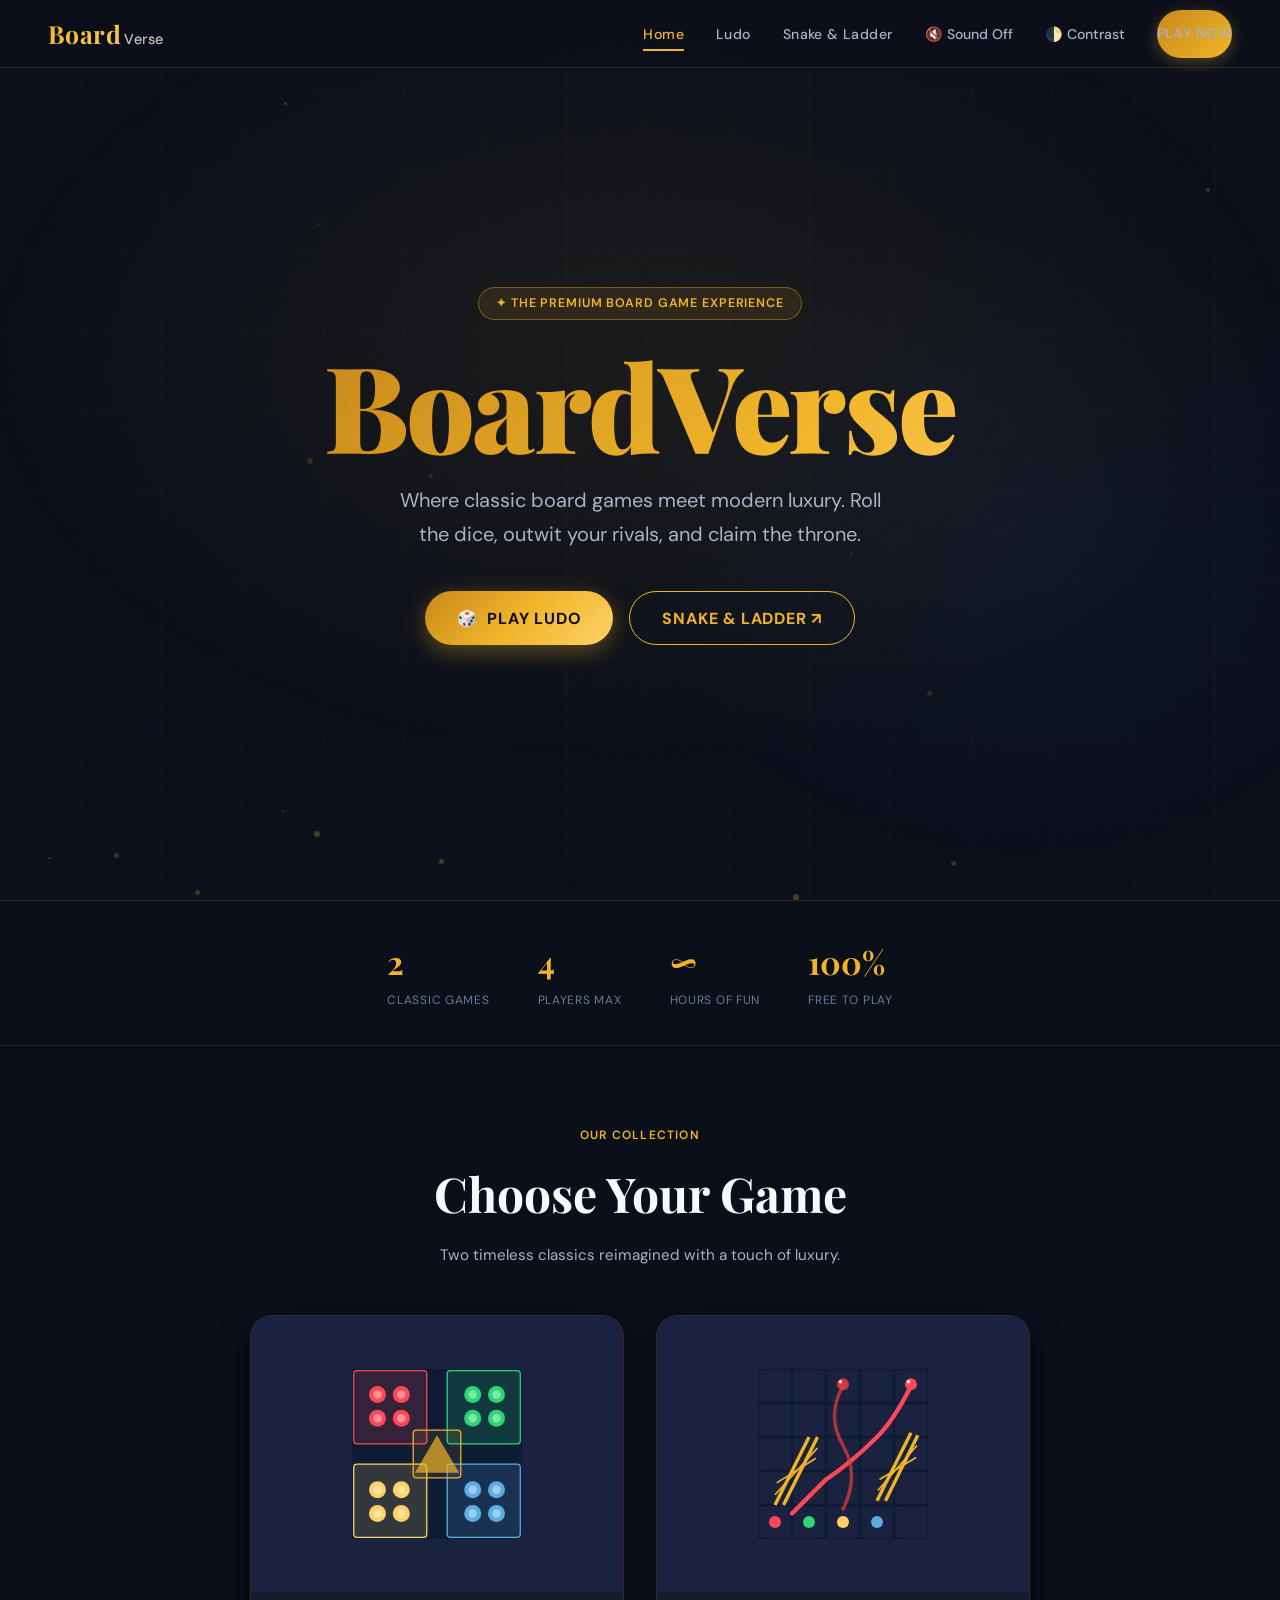
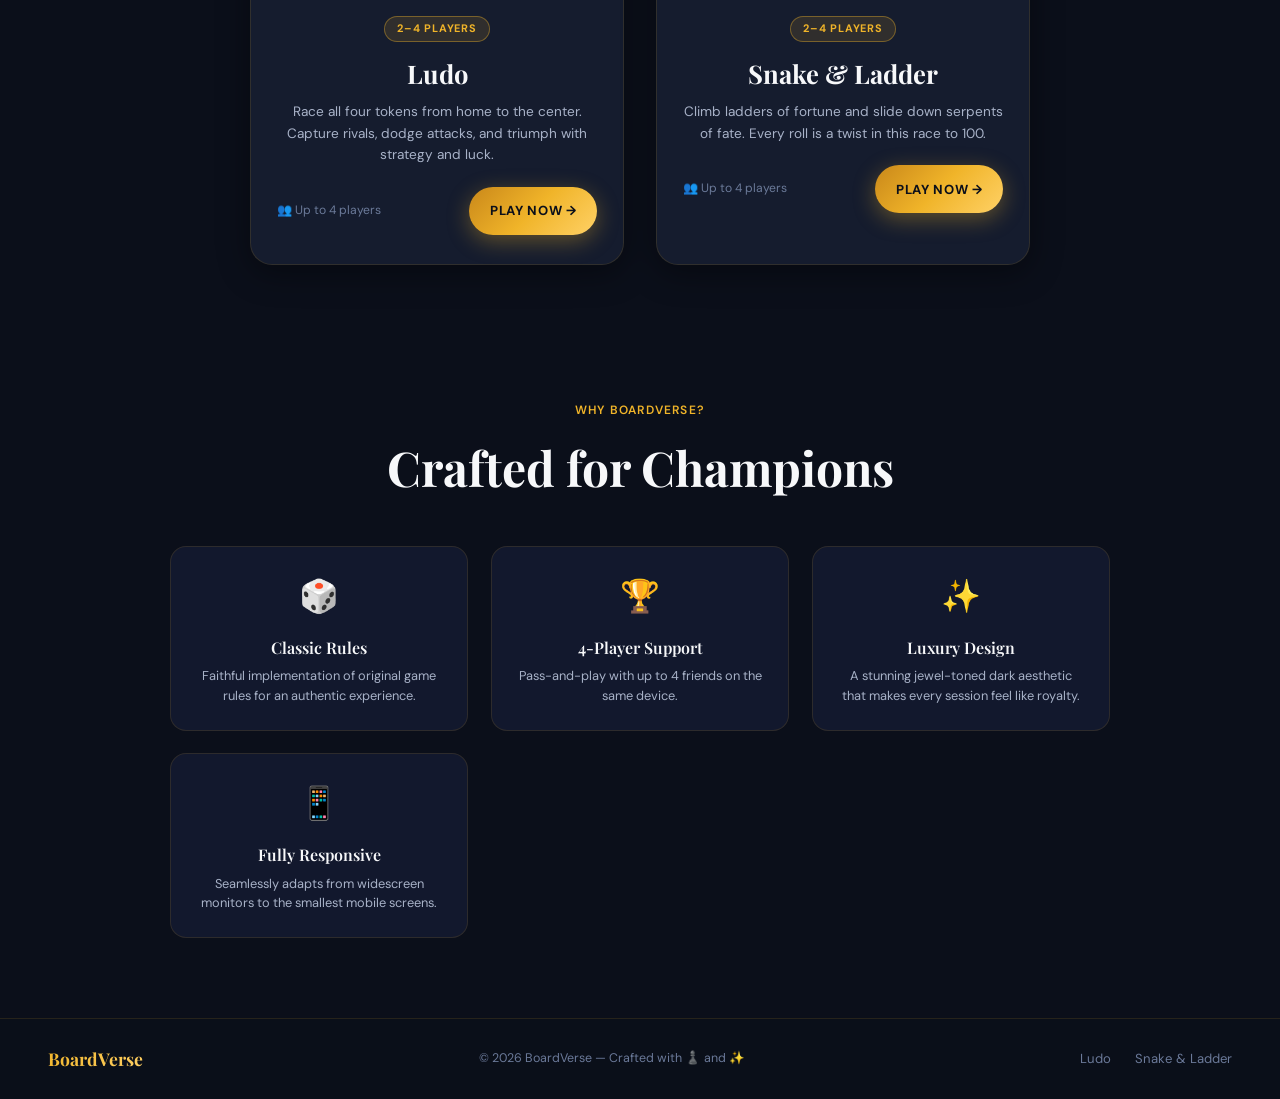
<file: index.html>
<!DOCTYPE html>
<html lang="en">
<head>
<meta charset="UTF-8"/><meta name="viewport" content="width=device-width,initial-scale=1.0"/>
<title>BoardVerse — Classic Board Games</title>
<meta name="description" content="Play Ludo and Snake & Ladder online. BoardVerse – a premium board game experience."/>
<link rel="stylesheet" href="style.css"/>
<style>
main{position:relative;z-index:1}
.hero{min-height:100vh;display:flex;flex-direction:column;align-items:center;justify-content:center;
  text-align:center;padding:5rem 1.5rem 3rem;position:relative;overflow:hidden}
.hero-bg{position:absolute;inset:0;z-index:0;
  background:radial-gradient(ellipse 80% 70% at 50% 40%,rgba(240,180,41,.07) 0%,transparent 65%),
  radial-gradient(ellipse 50% 60% at 80% 60%,rgba(49,130,206,.06) 0%,transparent 60%)}
.particle{position:absolute;border-radius:50%;background:var(--gold);animation:float linear infinite}
.hero-badge{position:relative;z-index:1;display:inline-flex;align-items:center;gap:.5rem;
  background:rgba(240,180,41,.1);border:1px solid var(--border2);border-radius:50px;
  padding:.36rem 1.1rem;font-size:.78rem;font-weight:600;color:var(--gold);letter-spacing:.07em;
  text-transform:uppercase;margin-bottom:1.5rem;animation:fadeUp .6s var(--ease) .1s both}
.hero-title{position:relative;z-index:1;font-family:var(--r);font-size:clamp(3.2rem,10vw,7.5rem);
  font-weight:900;line-height:1;letter-spacing:-.02em;margin-bottom:1.2rem;
  background:linear-gradient(135deg,var(--gold-d) 0%,var(--gold) 40%,var(--gold-l) 70%,var(--gold) 100%);
  background-size:200% auto;-webkit-background-clip:text;-webkit-text-fill-color:transparent;background-clip:text;
  animation:fadeUp .7s var(--ease) .2s both,shimmer 4s linear 1s infinite}
.hero-sub{position:relative;z-index:1;font-size:clamp(.95rem,2.5vw,1.25rem);color:var(--txt2);
  max-width:500px;margin:0 auto 2.5rem;line-height:1.7;animation:fadeUp .7s var(--ease) .35s both}
.hero-actions{position:relative;z-index:1;display:flex;gap:1rem;justify-content:center;flex-wrap:wrap;animation:fadeUp .7s var(--ease) .5s both}
.stats{position:relative;z-index:1;display:flex;justify-content:center;gap:3rem;
  padding:2.2rem 1.5rem;border-top:1px solid var(--border);border-bottom:1px solid var(--border);flex-wrap:wrap}
.stat-num{font-family:var(--r);font-size:2rem;font-weight:700;color:var(--gold)}
.stat-lbl{font-size:.75rem;color:var(--txt3);letter-spacing:.06em;text-transform:uppercase;margin-top:.2rem}
.games-section{position:relative;z-index:1;padding:5rem 1.5rem;text-align:center}
.sec-lbl{font-size:.75rem;font-weight:600;color:var(--gold);letter-spacing:.1em;text-transform:uppercase;margin-bottom:.6rem}
.sec-title{font-family:var(--r);font-size:clamp(1.8rem,5vw,3rem);font-weight:700;margin-bottom:.7rem}
.sec-sub{color:var(--txt2);font-size:.95rem;max-width:460px;margin:0 auto 3rem}
.games-grid{display:grid;grid-template-columns:repeat(auto-fit,minmax(300px,1fr));gap:2rem;max-width:780px;margin:0 auto}
.game-card{background:var(--bg-card);border:1px solid var(--border);border-radius:22px;overflow:hidden;
  transition:all .38s var(--ease);cursor:pointer;box-shadow:0 8px 32px rgba(0,0,0,.4);position:relative}
.game-card:hover{transform:translateY(-10px);border-color:var(--border2);box-shadow:0 20px 60px rgba(0,0,0,.6),0 0 40px rgba(240,180,41,.12)}
.card-prev{width:100%;aspect-ratio:1.35;display:flex;align-items:center;justify-content:center;background:var(--bg-el);overflow:hidden}
.card-body{padding:1.4rem 1.6rem 1.8rem}
.card-badge{display:inline-block;background:rgba(240,180,41,.12);border:1px solid var(--border2);
  border-radius:50px;padding:.2rem .75rem;font-size:.68rem;font-weight:700;color:var(--gold);letter-spacing:.07em;text-transform:uppercase;margin-bottom:.7rem}
.card-title{font-family:var(--r);font-size:1.6rem;font-weight:700;margin-bottom:.45rem}
.card-desc{font-size:.85rem;color:var(--txt2);line-height:1.6;margin-bottom:1.3rem}
.card-foot{display:flex;align-items:center;justify-content:space-between;gap:.75rem;flex-wrap:wrap}
.card-players{font-size:.76rem;color:var(--txt3)}
.feats{position:relative;z-index:1;padding:3.5rem 1.5rem 5rem}
.feats-grid{display:grid;grid-template-columns:repeat(auto-fit,minmax(220px,1fr));gap:1.4rem;max-width:940px;margin:2.5rem auto 0}
.feat{background:rgba(26,34,64,.5);border:1px solid var(--border);border-radius:16px;padding:1.5rem;text-align:center;transition:.28s}
.feat:hover{border-color:var(--border2);transform:translateY(-4px)}
.feat-icon{font-size:2rem;margin-bottom:.8rem}
.feat-title{font-family:var(--r);font-size:1rem;font-weight:600;margin-bottom:.35rem}
.feat-desc{font-size:.8rem;color:var(--txt2);line-height:1.55}
</style>
</head>
<body>

<nav class="navbar" id="navbar">
  <a href="index.html" class="nav-logo">Board<span style="-webkit-text-fill-color:var(--txt2);font-family:var(--s);font-size:.9rem;font-weight:400;margin-left:3px">Verse</span></a>
  <ul class="nav-links" id="navLinks">
    <li><a href="index.html" class="active">Home</a></li>
    <li><a href="ludo.html">Ludo</a></li>
    <li><a href="snakes.html">Snake &amp; Ladder</a></li>
    <li><button class="nav-links-btn sound-toggle" onclick="toggleSound()" aria-label="Toggle Sound" aria-pressed="false">🔇 Sound Off</button></li>
    <li><button class="nav-links-btn" onclick="document.body.classList.toggle('high-contrast')" aria-label="Toggle High Contrast">🌓 Contrast</button></li>
    <li><a href="ludo.html" class="nav-cta">Play Now</a></li>
  </ul>
  <div class="nav-ham" id="ham"><span></span><span></span><span></span></div>
</nav>

<main class="page-in">
  <section class="hero">
    <div class="hero-bg"></div>
    <div id="particles" style="position:absolute;inset:0;pointer-events:none;z-index:0"></div>
    <div class="hero-badge">✦ The Premium Board Game Experience</div>
    <h1 class="hero-title">BoardVerse</h1>
    <p class="hero-sub">Where classic board games meet modern luxury. Roll the dice, outwit your rivals, and claim the throne.</p>
    <div class="hero-actions">
      <a href="ludo.html" class="btn btn-gold">🎲 &nbsp;Play Ludo</a>
      <a href="snakes.html" class="btn btn-outline">Snake &amp; Ladder ↗</a>
    </div>
  </section>

  <div class="stats">
    <div class="stat"><div class="stat-num">2</div><div class="stat-lbl">Classic Games</div></div>
    <div class="stat"><div class="stat-num">4</div><div class="stat-lbl">Players Max</div></div>
    <div class="stat"><div class="stat-num">∞</div><div class="stat-lbl">Hours of Fun</div></div>
    <div class="stat"><div class="stat-num">100%</div><div class="stat-lbl">Free to Play</div></div>
  </div>

  <section class="games-section">
    <p class="sec-lbl">Our Collection</p>
    <h2 class="sec-title">Choose Your Game</h2>
    <p class="sec-sub">Two timeless classics reimagined with a touch of luxury.</p>
    <div class="games-grid">
      <div class="game-card" onclick="location.href='ludo.html'">
        <div class="card-prev">
          <svg width="170" height="170" viewBox="0 0 200 200" xmlns="http://www.w3.org/2000/svg">
            <rect width="200" height="200" fill="#0d1b35"/>
            <rect x="2" y="2" width="86" height="86" fill="#FF475728" rx="4" stroke="#FF4757" stroke-width="1.5"/>
            <rect x="112" y="2" width="86" height="86" fill="#2ED57328" rx="4" stroke="#2ED573" stroke-width="1.5"/>
            <rect x="2" y="112" width="86" height="86" fill="#FFD16628" rx="4" stroke="#FFD166" stroke-width="1.5"/>
            <rect x="112" y="112" width="86" height="86" fill="#5DADE228" rx="4" stroke="#5DADE2" stroke-width="1.5"/>
            <rect x="72" y="72" width="56" height="56" fill="#F0B42918" stroke="#F0B429" stroke-width="1.5" rx="4"/>
            <polygon points="100,78 126,122 74,122" fill="#F0B429" opacity=".7"/>
            <circle cx="30" cy="30" r="10" fill="#FF4757"/><circle cx="30" cy="30" r="5" fill="#fff" opacity=".4"/>
            <circle cx="58" cy="30" r="10" fill="#FF4757"/><circle cx="58" cy="30" r="5" fill="#fff" opacity=".4"/>
            <circle cx="30" cy="58" r="10" fill="#FF4757"/><circle cx="30" cy="58" r="5" fill="#fff" opacity=".4"/>
            <circle cx="58" cy="58" r="10" fill="#FF4757"/><circle cx="58" cy="58" r="5" fill="#fff" opacity=".4"/>
            <circle cx="142" cy="30" r="10" fill="#2ED573"/><circle cx="142" cy="30" r="5" fill="#fff" opacity=".4"/>
            <circle cx="170" cy="30" r="10" fill="#2ED573"/><circle cx="170" cy="30" r="5" fill="#fff" opacity=".4"/>
            <circle cx="142" cy="58" r="10" fill="#2ED573"/><circle cx="142" cy="58" r="5" fill="#fff" opacity=".4"/>
            <circle cx="170" cy="58" r="10" fill="#2ED573"/><circle cx="170" cy="58" r="5" fill="#fff" opacity=".4"/>
            <circle cx="30" cy="142" r="10" fill="#FFD166"/><circle cx="30" cy="142" r="5" fill="#fff" opacity=".4"/>
            <circle cx="58" cy="142" r="10" fill="#FFD166"/><circle cx="58" cy="142" r="5" fill="#fff" opacity=".4"/>
            <circle cx="30" cy="170" r="10" fill="#FFD166"/><circle cx="30" cy="170" r="5" fill="#fff" opacity=".4"/>
            <circle cx="58" cy="170" r="10" fill="#FFD166"/><circle cx="58" cy="170" r="5" fill="#fff" opacity=".4"/>
            <circle cx="142" cy="142" r="10" fill="#5DADE2"/><circle cx="142" cy="142" r="5" fill="#fff" opacity=".4"/>
            <circle cx="170" cy="142" r="10" fill="#5DADE2"/><circle cx="170" cy="142" r="5" fill="#fff" opacity=".4"/>
            <circle cx="142" cy="170" r="10" fill="#5DADE2"/><circle cx="142" cy="170" r="5" fill="#fff" opacity=".4"/>
            <circle cx="170" cy="170" r="10" fill="#5DADE2"/><circle cx="170" cy="170" r="5" fill="#fff" opacity=".4"/>
          </svg>
        </div>
        <div class="card-body">
          <span class="card-badge">2–4 Players</span>
          <h3 class="card-title">Ludo</h3>
          <p class="card-desc">Race all four tokens from home to the center. Capture rivals, dodge attacks, and triumph with strategy and luck.</p>
          <div class="card-foot">
            <span class="card-players">👥 Up to 4 players</span>
            <a href="ludo.html" class="btn btn-gold btn-sm">Play Now →</a>
          </div>
        </div>
      </div>

      <div class="game-card" onclick="location.href='snakes.html'">
        <div class="card-prev">
          <svg width="170" height="170" viewBox="0 0 200 200" xmlns="http://www.w3.org/2000/svg">
            <rect width="200" height="200" fill="#0d1b35"/>
            <g fill="#1A2240" stroke="#F0B42918" stroke-width=".5">
              <rect x="2" y="2" width="36" height="36" rx="3"/><rect x="42" y="2" width="36" height="36" rx="3"/>
              <rect x="82" y="2" width="36" height="36" rx="3"/><rect x="122" y="2" width="36" height="36" rx="3"/>
              <rect x="162" y="2" width="36" height="36" rx="3"/>
              <rect x="2" y="42" width="36" height="36" rx="3"/><rect x="42" y="42" width="36" height="36" rx="3"/>
              <rect x="82" y="42" width="36" height="36" rx="3"/><rect x="122" y="42" width="36" height="36" rx="3"/>
              <rect x="162" y="42" width="36" height="36" rx="3"/>
              <rect x="2" y="82" width="36" height="36" rx="3"/><rect x="42" y="82" width="36" height="36" rx="3"/>
              <rect x="82" y="82" width="36" height="36" rx="3"/><rect x="122" y="82" width="36" height="36" rx="3"/>
              <rect x="162" y="82" width="36" height="36" rx="3"/>
              <rect x="2" y="122" width="36" height="36" rx="3"/><rect x="42" y="122" width="36" height="36" rx="3"/>
              <rect x="82" y="122" width="36" height="36" rx="3"/><rect x="122" y="122" width="36" height="36" rx="3"/>
              <rect x="162" y="122" width="36" height="36" rx="3"/>
              <rect x="2" y="162" width="36" height="36" rx="3"/><rect x="42" y="162" width="36" height="36" rx="3"/>
              <rect x="82" y="162" width="36" height="36" rx="3"/><rect x="122" y="162" width="36" height="36" rx="3"/>
              <rect x="162" y="162" width="36" height="36" rx="3"/>
            </g>
            <path d="M180 20 Q160 60 140 80 Q110 110 80 130 Q60 150 40 170" stroke="#FF4757" stroke-width="5" fill="none" stroke-linecap="round"/>
            <path d="M100 20 Q80 55 100 90 Q120 125 100 165" stroke="#E53E3E" stroke-width="4" fill="none" stroke-linecap="round" opacity=".7"/>
            <line x1="20" y1="160" x2="60" y2="80" stroke="#F0B429" stroke-width="4"/><line x1="30" y1="160" x2="70" y2="80" stroke="#F0B429" stroke-width="4"/>
            <line x1="20" y1="148" x2="70" y2="93" stroke="#F0B429" stroke-width="2"/><line x1="22" y1="134" x2="68" y2="105" stroke="#F0B429" stroke-width="2"/>
            <line x1="140" y1="155" x2="180" y2="75" stroke="#F0B429" stroke-width="4"/><line x1="150" y1="155" x2="188" y2="78" stroke="#F0B429" stroke-width="4"/>
            <line x1="141" y1="143" x2="187" y2="90" stroke="#F0B429" stroke-width="2"/><line x1="143" y1="130" x2="186" y2="104" stroke="#F0B429" stroke-width="2"/>
            <circle cx="180" cy="18" r="7" fill="#FF4757"/><circle cx="177" cy="15" r="2" fill="#fff"/>
            <circle cx="100" cy="18" r="7" fill="#E53E3E" opacity=".85"/><circle cx="97" cy="15" r="2" fill="#fff" opacity=".85"/>
            <circle cx="20" cy="180" r="7" fill="#FF4757"/><circle cx="60" cy="180" r="7" fill="#2ED573"/>
            <circle cx="100" cy="180" r="7" fill="#FFD166"/><circle cx="140" cy="180" r="7" fill="#5DADE2"/>
          </svg>
        </div>
        <div class="card-body">
          <span class="card-badge">2–4 Players</span>
          <h3 class="card-title">Snake &amp; Ladder</h3>
          <p class="card-desc">Climb ladders of fortune and slide down serpents of fate. Every roll is a twist in this race to 100.</p>
          <div class="card-foot">
            <span class="card-players">👥 Up to 4 players</span>
            <a href="snakes.html" class="btn btn-gold btn-sm">Play Now →</a>
          </div>
        </div>
      </div>
    </div>
  </section>

  <section class="feats">
    <div style="text-align:center"><p class="sec-lbl">Why BoardVerse?</p><h2 class="sec-title">Crafted for Champions</h2></div>
    <div class="feats-grid">
      <div class="feat"><div class="feat-icon">🎲</div><div class="feat-title">Classic Rules</div><div class="feat-desc">Faithful implementation of original game rules for an authentic experience.</div></div>
      <div class="feat"><div class="feat-icon">🏆</div><div class="feat-title">4-Player Support</div><div class="feat-desc">Pass-and-play with up to 4 friends on the same device.</div></div>
      <div class="feat"><div class="feat-icon">✨</div><div class="feat-title">Luxury Design</div><div class="feat-desc">A stunning jewel-toned dark aesthetic that makes every session feel like royalty.</div></div>
      <div class="feat"><div class="feat-icon">📱</div><div class="feat-title">Fully Responsive</div><div class="feat-desc">Seamlessly adapts from widescreen monitors to the smallest mobile screens.</div></div>
    </div>
  </section>
</main>

<footer>
  <span class="f-logo">BoardVerse</span>
  <span class="f-text">© 2026 BoardVerse — Crafted with ♟️ and ✨</span>
  <nav class="f-links"><a href="ludo.html">Ludo</a><a href="snakes.html">Snake &amp; Ladder</a></nav>
</footer>

<script>
"use strict";
const nav=document.getElementById('navbar');
window.addEventListener('scroll',()=>nav.classList.toggle('scrolled',scrollY>40));
document.getElementById('ham').addEventListener('click',()=>document.getElementById('navLinks').classList.toggle('open'));
const pc=document.getElementById('particles');
for(let i=0;i<16;i++){const p=document.createElement('div');p.className='particle';const s=Math.random()*4+2;
p.style.cssText=`width:${s}px;height:${s}px;left:${Math.random()*100}%;top:${Math.random()*100}%;position:absolute;
animation-duration:${6+Math.random()*8}s;animation-delay:${Math.random()*5}s;opacity:${.08+Math.random()*.2}`;pc.appendChild(p);}

document.addEventListener('DOMContentLoaded', () => {
  const links = document.querySelectorAll('a:not([target="_blank"]):not([href^="#"])');
  links.forEach(link => {
    link.addEventListener('click', e => {
      const href = link.getAttribute('href');
      if (href && href.endsWith('.html')) {
        e.preventDefault();
        const main = document.querySelector('main');
        if (main) {
          main.classList.add('page-out');
          setTimeout(() => {
            window.location.href = href;
          }, 300);
        } else {
          window.location.href = href;
        }
      }
    });
  });
});
</script>
<script src="audio.js"></script>
</body>
</html>
</file>
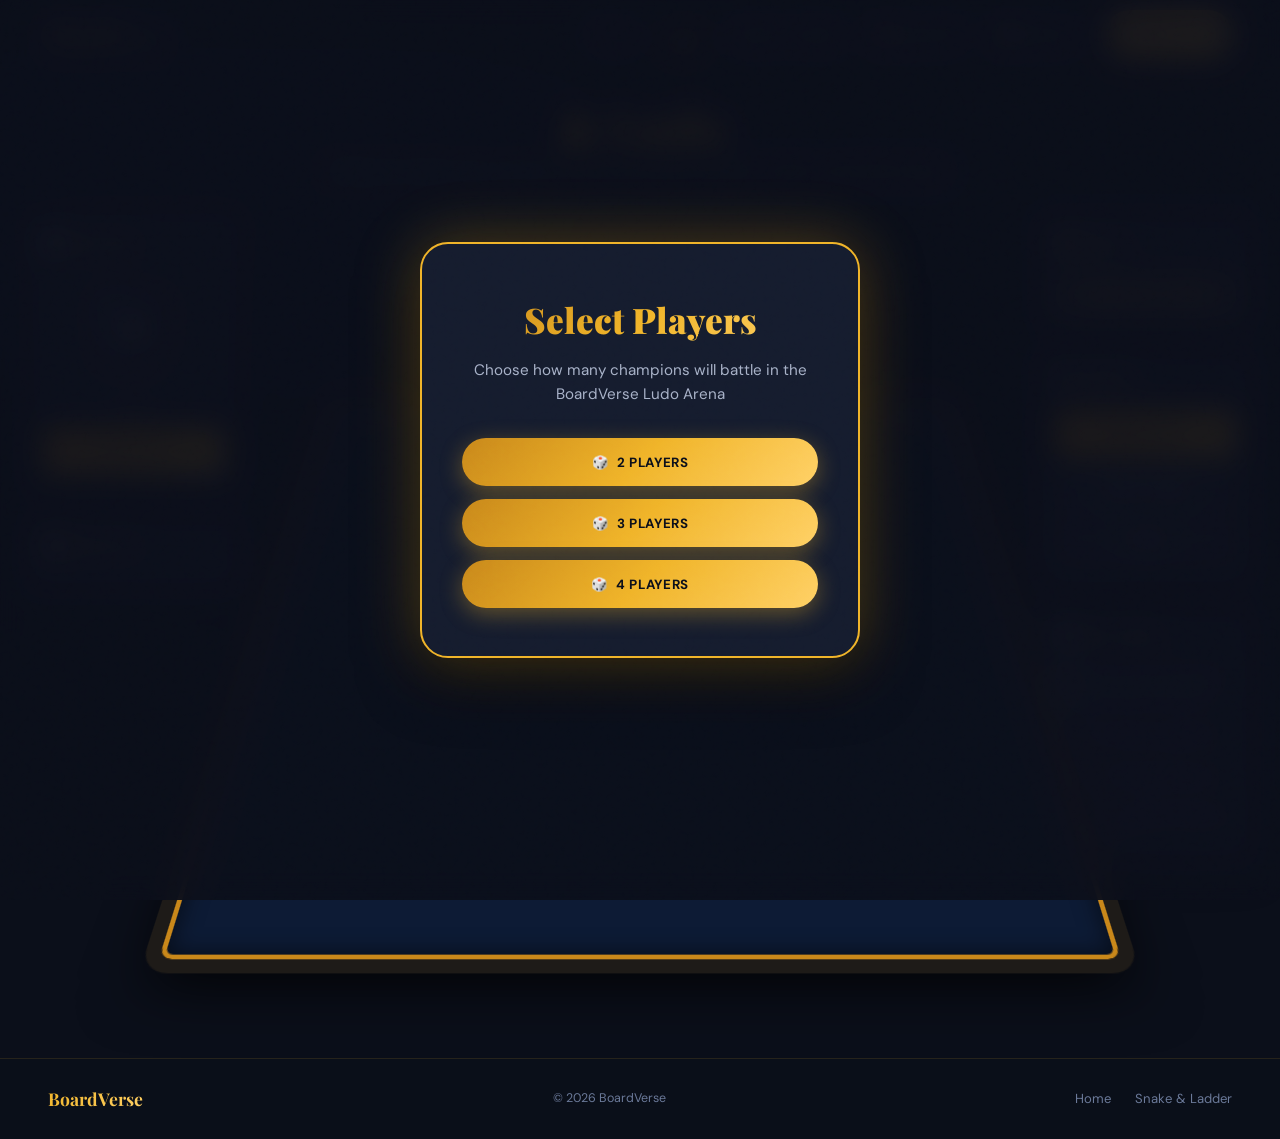
<file: ludo.html>
<!DOCTYPE html>
<html lang="en">
<head>
<meta charset="UTF-8"/><meta name="viewport" content="width=device-width,initial-scale=1.0"/>
<title>Ludo — BoardVerse</title>
<meta name="description" content="Play Ludo online with up to 4 players on BoardVerse. Classic rules, luxury design."/>
<link rel="stylesheet" href="style.css"/>
<style>
.g-sidebar{display:flex;flex-direction:column;gap:.9rem}
</style>
</head>
<body>
<div class="bg-gradients"></div>

<nav class="navbar" id="navbar">
  <a href="index.html" class="nav-logo">Board<span style="-webkit-text-fill-color:var(--txt2);font-family:var(--s);font-size:.9rem;font-weight:400;margin-left:3px">Verse</span></a>
  <ul class="nav-links" id="navLinks">
    <li><a href="index.html">Home</a></li>
    <li><a href="ludo.html" class="active">Ludo</a></li>
    <li><a href="snakes.html">Snake &amp; Ladder</a></li>
    <li><button class="nav-links-btn sound-toggle" onclick="toggleSound()" aria-label="Toggle Sound" aria-pressed="false">🔇 Sound Off</button></li>
    <li><button class="nav-links-btn" onclick="document.body.classList.toggle('high-contrast')" aria-label="Toggle High Contrast">🌓 Contrast</button></li>
    <li><a href="index.html" class="nav-cta">← Back to Home</a></li>
  </ul>
  <div class="nav-ham" id="ham"><span></span><span></span><span></span></div>
</nav>

<div class="game-page page-in">
  <div class="game-header">
    <h1>♟ Ludo</h1>
    <p>Race your tokens home. Roll a 6 to enter the board. Capture rivals to send them back!</p>
  </div>

  <div class="game-layout">
    <!-- Left sidebar -->
    <aside class="g-sidebar">
      <div class="g-panel">
        <h3>🎲 Your Turn</h3>
        <div class="ludo-dice-wrap">
          <div class="ludo-dice-container">
            <div class="ludo-dice" id="ludo-dice" onclick="rollDice()" title="Click to roll">
              <div class="face front"><div class="dot"></div></div>
              <div class="face top"><div class="dot"></div><div class="dot"></div></div>
              <div class="face right"><div class="dot"></div><div class="dot"></div><div class="dot"></div></div>
              <div class="face left">
                <div class="dot"></div><div class="dot"></div>
                <div class="dot"></div><div class="dot"></div>
              </div>
              <div class="face bottom">
                <div class="dot"></div><div class="dot"></div>
                <div class="dot"></div>
                <div class="dot"></div><div class="dot"></div>
              </div>
              <div class="face back">
                <div class="dot"></div><div class="dot"></div>
                <div class="dot"></div><div class="dot"></div>
                <div class="dot"></div><div class="dot"></div>
              </div>
            </div>
          </div>
          <div class="dice-val" id="diceVal">—</div>
          <button class="ctrl-btn ctrl-primary" id="rollBtn" onclick="rollDice()">Roll Dice</button>
        </div>
      </div>
      <div class="g-panel">
        <h3>📜 Game Log</h3>
        <div class="g-log" id="gameLog"></div>
      </div>
    </aside>

    <!-- Board -->
    <div class="ludo-board-wrap">
      <div id="ludo-board" class="ludo-board"></div>
    </div>

    <!-- Right sidebar -->
    <aside class="g-sidebar">
      <div class="g-panel">
        <h3>👑 Players</h3>
        <div id="playerCards"></div>
        <div class="status" id="statusMsg">Red's turn — Roll!</div>
      </div>
      <div class="g-panel">
        <h3>⚙ Controls</h3>
        <button class="ctrl-btn ctrl-primary" onclick="showStartScreen()">New Game</button>
        <button class="ctrl-btn ctrl-sec" onclick="initGame()">Reset Game</button>
        <a href="index.html" class="ctrl-btn ctrl-sec" style="display:block; text-align:center; box-sizing:border-box">Home</a>
      </div>
      <div class="g-panel">
        <h3>📖 How to Play</h3>
        <p style="font-size:.78rem;color:var(--txt2);line-height:1.6">
          🎲 Roll a 6 to enter the board<br>
          🏠 Move tokens around the track<br>
          ⚔️ Land on foe to send them home<br>
          ⭐ Safe squares protect your token<br>
          🏆 First to bring all 4 tokens to center wins!
        </p>
      </div>
    </aside>
  </div>
</div>

<footer>
  <span class="f-logo">BoardVerse</span>
  <span class="f-text">© 2026 BoardVerse</span>
  <nav class="f-links"><a href="index.html">Home</a><a href="snakes.html">Snake &amp; Ladder</a></nav>
</footer>

<div class="ludo-start-overlay" id="startOverlay" style="display:flex">
  <div class="ludo-start-card">
    <h2 class="ludo-start-title">Select Players</h2>
    <p class="ludo-start-sub">Choose how many champions will battle in the BoardVerse Ludo Arena</p>
    <div class="ludo-start-options">
      <button class="btn btn-gold" onclick="selectPlayers(2)">🎲 &nbsp;2 Players</button>
      <button class="btn btn-gold" onclick="selectPlayers(3)">🎲 &nbsp;3 Players</button>
      <button class="btn btn-gold" onclick="selectPlayers(4)">🎲 &nbsp;4 Players</button>
    </div>
  </div>
</div>

<div class="win-overlay" id="winOverlay" style="display:none">
  <canvas id="confetti-canvas" style="position:absolute; inset:0; pointer-events:none; z-index:2100; width:100%; height:100%"></canvas>
  <div class="win-card" style="position:relative; z-index:2200">
    <div class="win-icon">🏆</div>
    <div class="win-title" id="winTitle">Player Wins!</div>
    <div class="win-sub" id="winSub">Congratulations, Champion!</div>
    <div class="win-actions">
      <button class="btn btn-gold" onclick="initGame()">Play Again</button>
      <a href="index.html" class="btn btn-outline">Home</a>
    </div>
  </div>
</div>

<script src="audio.js"></script>
<script src="ludo.js"></script>
</body>
</html>
</file>
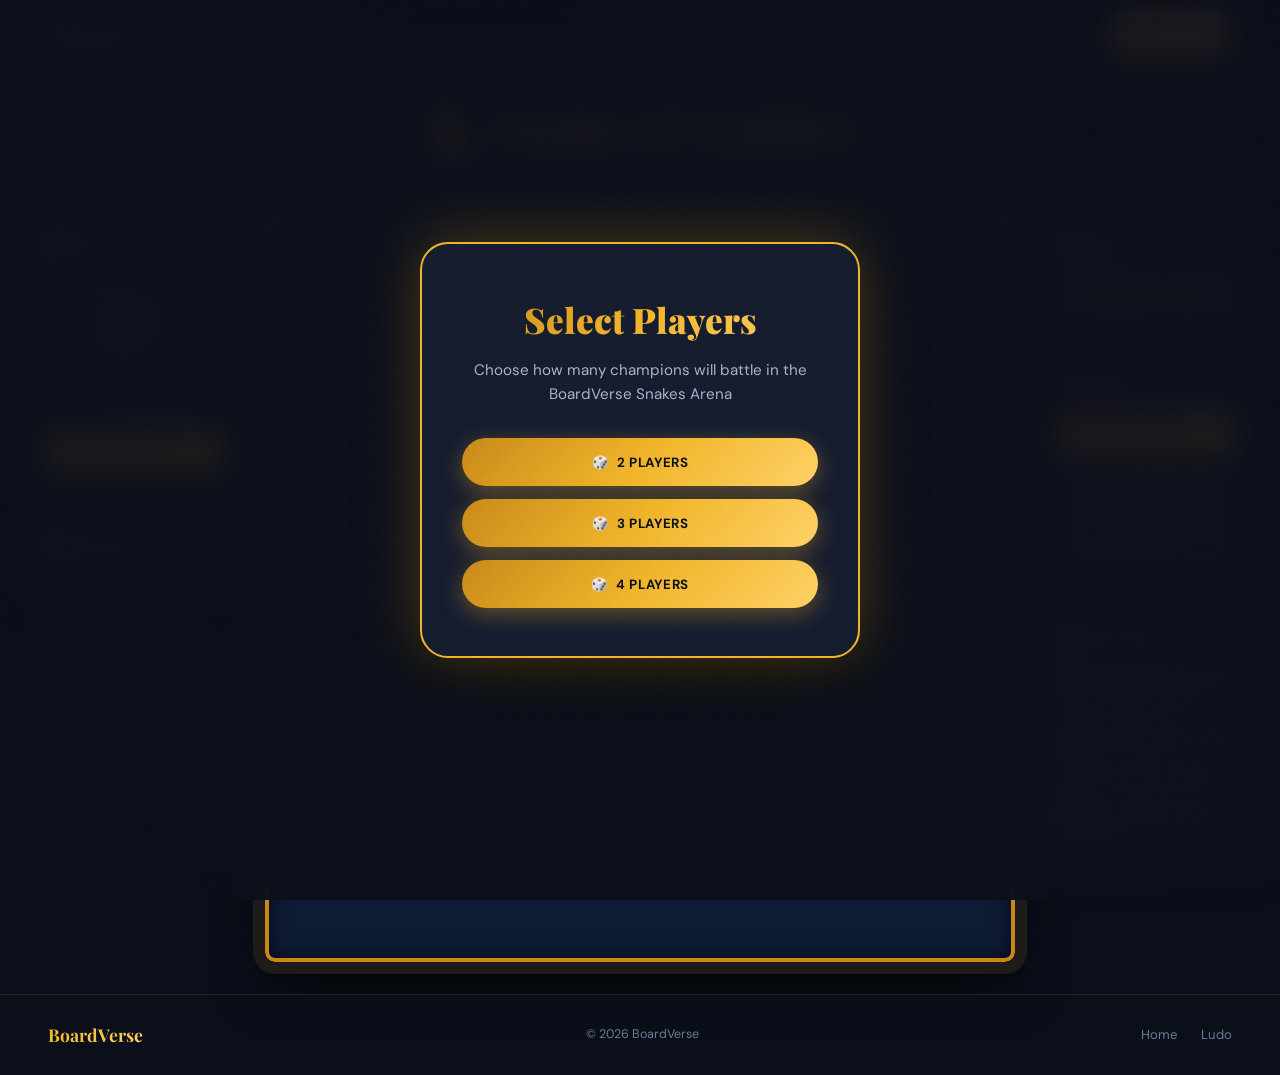
<file: snakes.html>
<!DOCTYPE html>
<html lang="en">
<head>
<meta charset="UTF-8"/><meta name="viewport" content="width=device-width,initial-scale=1.0"/>
<title>Snake &amp; Ladder — BoardVerse</title>
<meta name="description" content="Play Snake and Ladder online with up to 4 players on BoardVerse."/>
<link rel="stylesheet" href="style.css"/>
<style>
.g-sidebar{display:flex;flex-direction:column;gap:.9rem}
</style>
</head>
<body>
<div class="bg-gradients"></div>

<nav class="navbar" id="navbar">
  <a href="index.html" class="nav-logo">Board<span style="-webkit-text-fill-color:var(--txt2);font-family:var(--s);font-size:.9rem;font-weight:400;margin-left:3px">Verse</span></a>
  <ul class="nav-links" id="navLinks">
    <li><a href="index.html">Home</a></li>
    <li><a href="ludo.html">Ludo</a></li>
    <li><a href="snakes.html" class="active">Snake &amp; Ladder</a></li>
    <li><button class="nav-links-btn sound-toggle" onclick="toggleSound()" aria-label="Toggle Sound" aria-pressed="false">🔇 Sound Off</button></li>
    <li><button class="nav-links-btn" onclick="document.body.classList.toggle('high-contrast')" aria-label="Toggle High Contrast">🌓 Contrast</button></li>
    <li><a href="index.html" class="nav-cta">← Back to Home</a></li>
  </ul>
  <div class="nav-ham" id="ham"><span></span><span></span><span></span></div>
</nav>

<div class="game-page page-in">
  <div class="game-header">
    <h1>🐍 Snake &amp; Ladder</h1>
    <p>Climb the ladders of fortune. Beware the serpents of fate. Race to square 100!</p>
  </div>

  <div class="game-layout">
    <!-- Left sidebar -->
    <aside class="g-sidebar">
      <div class="g-panel">
        <h3>🎲 Roll</h3>
        <div class="ludo-dice-wrap">
          <div class="ludo-dice-container">
            <div class="ludo-dice" id="ludo-dice" onclick="rollDice()" title="Click to roll">
              <div class="face front"><div class="dot"></div></div>
              <div class="face top"><div class="dot"></div><div class="dot"></div></div>
              <div class="face right"><div class="dot"></div><div class="dot"></div><div class="dot"></div></div>
              <div class="face left">
                <div class="dot"></div><div class="dot"></div>
                <div class="dot"></div><div class="dot"></div>
              </div>
              <div class="face bottom">
                <div class="dot"></div><div class="dot"></div>
                <div class="dot"></div>
                <div class="dot"></div><div class="dot"></div>
              </div>
              <div class="face back">
                <div class="dot"></div><div class="dot"></div>
                <div class="dot"></div><div class="dot"></div>
                <div class="dot"></div><div class="dot"></div>
              </div>
            </div>
          </div>
          <div class="dice-val" id="diceVal">—</div>
          <button class="ctrl-btn ctrl-primary" id="rollBtn" onclick="rollDice()">Roll Dice</button>
        </div>
      </div>
      <div class="g-panel">
        <h3>📜 Game Log</h3>
        <div class="g-log" id="gameLog"></div>
      </div>
    </aside>

    <!-- Board -->
    <div class="snakes-board-wrap">
      <div class="snakes-board-container">
        <div class="snakes-popup" id="snakesPopup" style="display:none">
          <span id="popupEmoji">🐍</span>
          <span id="popupText">Oh no! Slid down!</span>
        </div>
        <div id="snakes-board" class="snakes-board"></div>
        <svg id="snakes-svg" viewBox="0 0 1000 1000" class="snakes-svg" xmlns="http://www.w3.org/2000/svg"></svg>
      </div>
    </div>

    <!-- Right sidebar -->
    <aside class="g-sidebar">
      <div class="g-panel">
        <h3>👑 Players</h3>
        <div id="playerCards"></div>
        <div class="status" id="statusMsg">Red's turn — Roll!</div>
      </div>
      <div class="g-panel">
        <h3>⚙ Controls</h3>
        <button class="ctrl-btn ctrl-primary" onclick="showStartScreen()">New Game</button>
        <button class="ctrl-btn ctrl-sec" onclick="initGame()">Reset Game</button>
        <a href="index.html" class="ctrl-btn ctrl-sec" style="display:block; text-align:center; box-sizing:border-box">Home</a>
      </div>
      <div class="g-panel">
        <h3>📖 How to Play</h3>
        <p style="font-size:.78rem;color:var(--txt2);line-height:1.6">
          🎲 Roll and advance your token<br>
          🪜 Land on ladder base — climb up!<br>
          🐍 Land on snake head — slide down!<br>
          🏆 First to reach exactly 100 wins!<br>
          ↩️ Overshoot? Bounce back from 100!
        </p>
      </div>
    </aside>
  </div>
</div>

<footer>
  <span class="f-logo">BoardVerse</span>
  <span class="f-text">© 2026 BoardVerse</span>
  <nav class="f-links"><a href="index.html">Home</a><a href="ludo.html">Ludo</a></nav>
</footer>

<div class="ludo-start-overlay" id="startOverlay" style="display:flex">
  <div class="ludo-start-card">
    <h2 class="ludo-start-title">Select Players</h2>
    <p class="ludo-start-sub">Choose how many champions will battle in the BoardVerse Snakes Arena</p>
    <div class="ludo-start-options">
      <button class="btn btn-gold" onclick="selectPlayers(2)">🎲 &nbsp;2 Players</button>
      <button class="btn btn-gold" onclick="selectPlayers(3)">🎲 &nbsp;3 Players</button>
      <button class="btn btn-gold" onclick="selectPlayers(4)">🎲 &nbsp;4 Players</button>
    </div>
  </div>
</div>

<div class="win-overlay" id="winOverlay" style="display:none">
  <canvas id="confetti-canvas" style="position:absolute; inset:0; pointer-events:none; z-index:2100; width:100%; height:100%"></canvas>
  <div class="win-card" style="position:relative; z-index:2200">
    <div class="win-icon">🏆</div>
    <div class="win-title" id="winTitle">Player Wins!</div>
    <div class="win-sub" id="winSub">Congratulations, Champion!</div>
    <div class="win-actions">
      <button class="btn btn-gold" onclick="initGame()">Play Again</button>
      <a href="index.html" class="btn btn-outline">Home</a>
    </div>
  </div>
</div>

<script src="audio.js"></script>
<script src="snakes.js"></script>
</body>
</html>
</file>
<file: style.css>
@import url('https://fonts.googleapis.com/css2?family=Playfair+Display:wght@400;600;700;900&family=DM+Sans:wght@300;400;500;600;700&display=swap');

:root {
  --bg: #0B0F1A;
  --bg2: #111827;
  --bg-card: #151C2E;
  --bg-el: #1A2240;
  --gold: #F0B429;
  --gold-l: #FFD166;
  --gold-d: #C9881A;
  --gold-glow: rgba(240,180,41,0.18);
  --p-red: #FF4757;
  --p-green: #2ED573;
  --p-yellow: #FFD166;
  --p-blue: #5DADE2;
  --txt: #F7F8FA;
  --txt2: #A8B2C8;
  --txt3: #6B7A99;
  --border: rgba(240,180,41,0.12);
  --border2: rgba(240,180,41,0.38);
  --shadow: 0 8px 32px rgba(0,0,0,0.5);
  --r: 'Playfair Display',serif;
  --s: 'DM Sans',sans-serif;
  --ease: cubic-bezier(0.4,0,0.2,1);
}

*,*::before,*::after{box-sizing:border-box;margin:0;padding:0}
html{scroll-behavior:smooth}
body{font-family:var(--s);background:var(--bg);color:var(--txt);overflow-x:hidden;min-height:100vh;line-height:1.6}

/* Velvet grid texture */
body::before{content:'';position:fixed;inset:0;pointer-events:none;z-index:0;
  background-image:repeating-linear-gradient(90deg,transparent,transparent 80px,rgba(240,180,41,0.018) 80px,rgba(240,180,41,0.018) 81px),
  repeating-linear-gradient(0deg,transparent,transparent 80px,rgba(240,180,41,0.018) 80px,rgba(240,180,41,0.018) 81px)}
body::after{content:'';position:fixed;inset:0;pointer-events:none;z-index:9999;
  background-image:url('data:image/svg+xml;utf8,<svg viewBox="0 0 200 200" xmlns="http://www.w3.org/2000/svg"><filter id="noiseFilter"><feTurbulence type="fractalNoise" baseFrequency="0.8" numOctaves="3" stitchTiles="stitch"/></filter><rect width="100%" height="100%" filter="url(%23noiseFilter)"/></svg>');
  opacity:0.04;mix-blend-mode:overlay}

/* Background Gradients */
.bg-gradients {position:fixed;inset:0;pointer-events:none;z-index:0;
  background:radial-gradient(ellipse 60% 50% at 15% 20%,rgba(49,130,206,0.07) 0%,transparent 60%),
  radial-gradient(ellipse 50% 40% at 85% 80%,rgba(56,161,105,0.06) 0%,transparent 60%)}

a{text-decoration:none;color:inherit}
ul{list-style:none}
button{cursor:pointer;border:none;background:none;font-family:var(--s)}
::-webkit-scrollbar{width:5px}::-webkit-scrollbar-track{background:var(--bg2)}::-webkit-scrollbar-thumb{background:var(--gold-d);border-radius:3px}

/* NAVBAR */
.navbar{position:fixed;top:0;left:0;right:0;z-index:1000;height:68px;display:flex;align-items:center;justify-content:space-between;
  padding:0 clamp(1rem,4vw,3rem);background:rgba(11,15,26,0.82);backdrop-filter:blur(18px);
  border-bottom:1px solid var(--border);transition:all 0.3s var(--ease)}
.navbar.scrolled{background:rgba(11,15,26,0.97);box-shadow:0 2px 24px rgba(0,0,0,0.5)}
.nav-logo{font-family:var(--r);font-size:1.55rem;font-weight:700;
  background:linear-gradient(135deg,var(--gold),var(--gold-l));-webkit-background-clip:text;-webkit-text-fill-color:transparent;background-clip:text;letter-spacing:.02em}
.nav-links{display:flex;align-items:center;gap:2rem}
.nav-links a{font-size:.88rem;font-weight:500;color:var(--txt2);transition:.2s;position:relative;letter-spacing:.03em;padding:.5rem 0}
.nav-links a::after{content:'';position:absolute;bottom:0;left:0;width:0;height:2px;background:var(--gold);transition:.2s}
.nav-links a:hover,.nav-links a.active{color:var(--gold)}
.nav-links a:hover::after,.nav-links a.active::after{width:100%}
.nav-links-btn{background:transparent;border:none;color:var(--txt2);font-family:var(--s);font-size:.88rem;font-weight:500;cursor:pointer;transition:.2s;padding:.5rem 0}
.nav-links-btn:hover{color:var(--gold)}
.nav-cta{background:linear-gradient(135deg,var(--gold-d),var(--gold));color:var(--bg);font-weight:700;font-size:.82rem;
  padding:.45rem 1.2rem;border-radius:50px;letter-spacing:.05em;text-transform:uppercase;
  transition:.2s;box-shadow:0 4px 15px rgba(240,180,41,0.3);min-height:48px;display:flex;align-items:center}
.nav-cta:hover{transform:translateY(-2px);box-shadow:0 6px 25px rgba(240,180,41,0.5);color:var(--bg) !important}
.nav-cta::after{display:none !important}
.nav-ham{display:none;flex-direction:column;gap:5px;cursor:pointer;padding:8px}
.nav-ham span{display:block;width:23px;height:2px;background:var(--gold);border-radius:2px;transition:.2s}

/* BUTTONS */
.btn{display:inline-flex;align-items:center;justify-content:center;gap:.5rem;font-family:var(--s);font-weight:700;letter-spacing:.05em;text-transform:uppercase;
  padding:.82rem 2rem;border-radius:50px;border:none;cursor:pointer;transition:all .32s var(--ease);position:relative;overflow:hidden;min-height:48px}
.btn-gold{background:linear-gradient(135deg,var(--gold-d),var(--gold),var(--gold-l));color:var(--bg);box-shadow:0 6px 22px rgba(240,180,41,0.35)}
.btn-gold:hover{transform:translateY(-3px);box-shadow:0 10px 36px rgba(240,180,41,0.5)}
.btn-outline{background:transparent;color:var(--gold);border:1.5px solid var(--gold)}
.btn-outline:hover{background:var(--gold-glow);transform:translateY(-2px)}
.btn-sm{padding:.55rem 1.3rem;font-size:.82rem}

/* ANIMATIONS */
@keyframes fadeUp{from{opacity:0;transform:translateY(28px)}to{opacity:1;transform:translateY(0)}}
@keyframes fadeIn{from{opacity:0}to{opacity:1}}
@keyframes float{0%,100%{transform:translateY(0)}50%{transform:translateY(-10px)}}
@keyframes spinDice{0%{transform:rotate(0)scale(1)}25%{transform:rotate(-20deg)scale(1.12)}75%{transform:rotate(12deg)scale(.96)}100%{transform:rotate(0)scale(1)}}
@keyframes pulseGold{0%,100%{box-shadow:0 0 0 0 rgba(240,180,41,.4)}50%{box-shadow:0 0 0 8px rgba(240,180,41,0)}}
@keyframes bounce{0%,100%{transform:translateY(0)}50%{transform:translateY(-8px)}}
@keyframes shimmer{0%{background-position:-200% center}100%{background-position:200% center}}
@keyframes titleGlow{0%,100%{text-shadow:0 0 40px rgba(240,180,41,0.3)}50%{text-shadow:0 0 80px rgba(240,180,41,0.7),0 0 120px rgba(240,180,41,0.3)}}
.page-in{animation:fadeUp .55s var(--ease) both}

/* FOOTER */
footer{position:relative;z-index:1;border-top:1px solid var(--border);
  padding:1.6rem clamp(1rem,4vw,3rem);display:flex;align-items:center;justify-content:space-between;
  gap:1rem;flex-wrap:wrap;background:rgba(11,15,26,0.6)}
.f-logo{font-family:var(--r);font-size:1.1rem;font-weight:700;
  background:linear-gradient(135deg,var(--gold),var(--gold-l));-webkit-background-clip:text;-webkit-text-fill-color:transparent;background-clip:text}
.f-text{font-size:.78rem;color:var(--txt3)}
.f-links{display:flex;gap:1.5rem}
.f-links a{font-size:.82rem;color:var(--txt3);transition:.2s}
.f-links a:hover{color:var(--gold)}

/* GAME SHARED */
.game-page{min-height:100vh;padding-top:68px;position:relative;z-index:1}
.game-header{text-align:center;padding:2rem 1rem 1rem}
.game-header h1{font-family:var(--r);font-size:clamp(1.8rem,4vw,3rem);font-weight:900;
  background:linear-gradient(135deg,var(--gold-d),var(--gold),var(--gold-l));
  -webkit-background-clip:text;-webkit-text-fill-color:transparent;background-clip:text;line-height:1.1;margin-bottom:.4rem}
.game-header p{color:var(--txt2);font-size:.95rem}
.game-layout{display:grid;grid-template-columns:220px auto 220px;gap:1.2rem;
  padding:.8rem clamp(.5rem,2vw,1.5rem) 2rem;max-width:1380px;margin:0 auto;align-items:start}
.g-panel{background:var(--bg-card);border:1px solid var(--border);border-radius:14px;padding:1.1rem;box-shadow:var(--shadow)}
.g-panel h3{font-family:var(--r);font-size:.92rem;color:var(--gold);margin-bottom:.7rem;letter-spacing:.03em;
  border-bottom:1px solid var(--border);padding-bottom:.45rem}
.dice-wrap{display:flex;flex-direction:column;align-items:center;gap:.9rem}
.dice{width:76px;height:76px;background:linear-gradient(145deg,#1e2a45,#121929);
  border:2px solid var(--border2);border-radius:14px;display:flex;align-items:center;justify-content:center;
  font-size:2.4rem;cursor:pointer;transition:.2s;box-shadow:0 4px 18px rgba(0,0,0,.5);user-select:none;min-height:48px;min-width:48px}
.dice:hover{transform:scale(1.06);border-color:var(--gold);box-shadow:0 6px 28px rgba(240,180,41,.3)}
.dice.rolling{animation:spinDice .6s var(--ease)}
.dice-val{font-family:var(--r);font-size:1.6rem;font-weight:700;color:var(--gold)}
.p-card{display:flex;align-items:center;gap:.65rem;padding:.6rem .8rem;border-radius:8px;
  background:rgba(255,255,255,.03);border:1px solid transparent;transition:.2s;margin-bottom:.4rem}
.p-card.active{border-color:var(--gold);background:var(--gold-glow);animation:pulseGold 2s infinite}
.p-card.active.active-r{border-color:var(--p-red) !important;background:rgba(255,71,87,0.12) !important;box-shadow:0 0 16px rgba(255,71,87,0.2)}
.p-card.active.active-g{border-color:var(--p-green) !important;background:rgba(46,213,115,0.12) !important;box-shadow:0 0 16px rgba(46,213,115,0.2)}
.p-card.active.active-b{border-color:var(--p-blue) !important;background:rgba(93,173,226,0.12) !important;box-shadow:0 0 16px rgba(93,173,226,0.2)}
.p-card.active.active-y{border-color:var(--p-yellow) !important;background:rgba(255,209,102,0.12) !important;box-shadow:0 0 16px rgba(255,209,102,0.2)}
.p-dot{width:13px;height:13px;border-radius:50%;flex-shrink:0}
.p-name{font-size:.82rem;font-weight:600;flex:1}
.p-pos{font-size:.72rem;color:var(--txt3)}
.g-log{max-height:170px;overflow-y:auto;display:flex;flex-direction:column;gap:.2rem}
.log-item{font-size:.76rem;color:var(--txt2);padding:.28rem 0;border-bottom:1px solid rgba(255,255,255,.04);animation:fadeIn .3s}
.log-item b{font-weight:700}
.status{text-align:center;padding:.55rem;background:var(--gold-glow);border:1px solid var(--border2);
  border-radius:8px;font-size:.85rem;font-weight:600;color:var(--gold);letter-spacing:.03em}
.ctrl-btn{width:100%;padding:.6rem 1rem;border-radius:8px;font-size:.82rem;font-weight:600;letter-spacing:.04em;
  text-transform:uppercase;transition:.2s;margin-bottom:.4rem;min-height:48px;display:flex;align-items:center;justify-content:center}
.ctrl-primary{background:linear-gradient(135deg,var(--gold-d),var(--gold));color:var(--bg)}
.ctrl-primary:hover{transform:translateY(-2px);box-shadow:0 4px 18px rgba(240,180,41,.4)}
.ctrl-sec{background:rgba(255,255,255,.06);color:var(--txt2);border:1px solid var(--border)}
.ctrl-sec:hover{background:rgba(255,255,255,.1);color:var(--txt)}
.ctrl-sec.active{background:var(--gold-glow);border-color:var(--gold);color:var(--gold);box-shadow:0 0 8px var(--gold-glow)}
/* Board Outer Wood Frames */
#ludo-board, #sl-canvas {
  border: 4px solid #C9881A !important;
  outline: 12px solid #1E1B18 !important;
  box-shadow: 0 20px 50px rgba(0,0,0,0.85), inset 0 0 20px rgba(0,0,0,0.6) !important;
}
/* Ludo Yard Slots & Custom Colors */
.cell.yard-slot {
  background: rgba(11, 15, 26, 0.6) !important;
  border: 1.5px dashed rgba(240, 180, 41, 0.35) !important;
  border-radius: 50%;
  box-shadow: inset 0 3px 10px rgba(0,0,0,0.85) !important;
}
.cell.home-r, .cell.home-g, .cell.home-y, .cell.home-b {
  border: none !important;
}
/* Center Finish Triangles */
.cell.center-r { background: radial-gradient(circle at 100% 50%, rgba(255,71,87,0.3) 0%, rgba(255,71,87,0.1) 100%) !important; border-left: 2px solid var(--gold) !important; }
.cell.center-g { background: radial-gradient(circle at 50% 100%, rgba(46,213,115,0.3) 0%, rgba(46,213,115,0.1) 100%) !important; border-top: 2px solid var(--gold) !important; }
.cell.center-b { background: radial-gradient(circle at 0% 50%, rgba(93,173,226,0.3) 0%, rgba(93,173,226,0.1) 100%) !important; border-right: 2px solid var(--gold) !important; }
.cell.center-y { background: radial-gradient(circle at 50% 0%, rgba(255,209,102,0.3) 0%, rgba(255,209,102,0.1) 100%) !important; border-bottom: 2px solid var(--gold) !important; }
.cell.center-mid { background: #0B0F1A !important; border: 1.5px solid var(--gold) !important; border-radius: 4px; display:flex; align-items:center; justify-content:center; }
.cell.center-mid::after { content: '👑'; font-size: 1.1rem; filter: drop-shadow(0 0 4px var(--gold)); }
.cell.center-corner { background: #0B0F1A !important; border: 1px solid rgba(240, 180, 41, 0.1) !important; }
/* Page transition slide out */
@keyframes fadeDown{from{opacity:1;transform:translateY(0)}to{opacity:0;transform:translateY(24px)}}
.page-out{animation:fadeDown .3s var(--ease) both}
.win-overlay{position:fixed;inset:0;background:rgba(11,15,26,0.93);display:flex;align-items:center;justify-content:center;
  z-index:2000;backdrop-filter:blur(14px);animation:fadeIn .4s}
.win-card{background:var(--bg-card);border:2px solid var(--gold);border-radius:28px;padding:3rem 2.5rem;text-align:center;
  box-shadow:0 0 60px rgba(240,180,41,.3),0 20px 60px rgba(0,0,0,.7);max-width:400px;width:90%;animation:fadeUp .5s var(--ease) both}
.win-icon{font-size:5rem;margin-bottom:1rem;animation:bounce 1s ease infinite}
.win-title{font-family:var(--r);font-size:2rem;font-weight:900;
  background:linear-gradient(135deg,var(--gold-d),var(--gold),var(--gold-l));
  -webkit-background-clip:text;-webkit-text-fill-color:transparent;background-clip:text;margin-bottom:.4rem}
.win-sub{font-size:1rem;color:var(--txt2);margin-bottom:1.8rem}
.win-actions{display:flex;gap:.75rem;justify-content:center;flex-wrap:wrap}

@media(max-width:920px){
  .game-layout{grid-template-columns:1fr;grid-template-areas:"board" "left" "right"}
  .game-layout>.g-sidebar:first-child{grid-area:left;order:2}
  .game-layout>.board-wrap{grid-area:board;order:1}
  .game-layout>.g-sidebar:last-child{grid-area:right;order:3}
}
@media(max-width:600px){
  .nav-links{display:none}.nav-ham{display:flex}
  .nav-links.open{display:flex;flex-direction:column;position:fixed;top:68px;left:0;right:0;
    background:rgba(11,15,26,.98);padding:1.5rem;gap:1.2rem;border-bottom:1px solid var(--border);z-index:999}
  .f-links{display:none}
}

/* LUDO PREFIXED BOARD DESIGN */
.ludo-board-wrap {
  display: flex;
  align-items: center;
  justify-content: center;
  animation: fadeUp .8s var(--ease) both;
  perspective: 1200px;
  padding: 2rem 0;
}
.ludo-board {
  position: relative;
  display: grid;
  grid-template-columns: repeat(15, 1fr);
  grid-template-rows: repeat(15, 1fr);
  border: 4px solid #C9881A !important;
  border-radius: 10px;
  background: #0d1b35;
  width: 100%;
  max-width: 750px;
  aspect-ratio: 1 / 1;
  transform-style: preserve-3d;
  transform: rotateX(45deg) rotateZ(0deg);
  box-shadow: 
    0 0 0 12px #1E1B18,
    0 15px 0 12px #0f0d0b,
    0 35px 50px 15px rgba(0,0,0,0.8), 
    inset 0 0 20px rgba(0,0,0,0.6) !important;
}
.ludo-cell {
  display: flex;
  align-items: center;
  justify-content: center;
  position: relative;
  border: 1px solid rgba(255, 255, 255, 0.05);
  box-shadow: inset 0 0 10px rgba(0,0,0,0.3);
  transition: .2s;
}
.ludo-cell.ludo-safe {
  background: rgba(255, 255, 255, 0.06);
}
.ludo-cell.ludo-safe::after {
  content: '';
  position: absolute;
  width: 50%;
  height: 50%;
  background-image: url('data:image/svg+xml;utf8,<svg viewBox="0 0 24 24" xmlns="http://www.w3.org/2000/svg"><path d="M12 2l3.09 6.26L22 9.27l-5 4.87 1.18 6.88L12 17.77l-6.18 3.25L7 14.14 2 9.27l6.91-1.01L12 2z" fill="%23FFD166" filter="drop-shadow(0 0 2px rgba(255,209,102,0.8))"/></svg>');
  background-size: contain;
  background-repeat: no-repeat;
  background-position: center;
  opacity: 0.8;
}
/* Home base zones */
.ludo-cell.ludo-home-r { background: rgba(255, 71, 87, 0.12); border: none !important; }
.ludo-cell.ludo-home-g { background: rgba(46, 213, 115, 0.12); border: none !important; }
.ludo-cell.ludo-home-y { background: rgba(255, 209, 102, 0.12); border: none !important; }
.ludo-cell.ludo-home-b { background: rgba(93, 173, 226, 0.12); border: none !important; }

/* Yard slots starting circles */
.ludo-cell.ludo-yard-slot {
  background: rgba(11, 15, 26, 0.6) !important;
  border: 1.5px dashed rgba(240, 180, 41, 0.35) !important;
  border-radius: 50%;
  box-shadow: inset 0 3px 10px rgba(0,0,0,0.85) !important;
}

/* Home stretch paths leading to center */
.ludo-cell.ludo-path-r { background: rgba(255, 71, 87, 0.22); }
.ludo-cell.ludo-path-g { background: rgba(46, 213, 115, 0.22); }
.ludo-cell.ludo-path-y { background: rgba(255, 209, 102, 0.22); }
.ludo-cell.ludo-path-b { background: rgba(93, 173, 226, 0.22); }

/* Center finish triangles */
.ludo-cell.ludo-center-r { background: radial-gradient(circle at 100% 50%, rgba(255,71,87,0.3) 0%, rgba(255,71,87,0.1) 100%) !important; border-left: 2px solid var(--gold) !important; }
.ludo-cell.ludo-center-g { background: radial-gradient(circle at 50% 100%, rgba(46,213,115,0.3) 0%, rgba(46,213,115,0.1) 100%) !important; border-top: 2px solid var(--gold) !important; }
.ludo-cell.ludo-center-y { background: radial-gradient(circle at 0% 50%, rgba(255,209,102,0.3) 0%, rgba(255,209,102,0.1) 100%) !important; border-right: 2px solid var(--gold) !important; }
.ludo-cell.ludo-center-b { background: radial-gradient(circle at 50% 0%, rgba(93,173,226,0.3) 0%, rgba(93,173,226,0.1) 100%) !important; border-bottom: 2px solid var(--gold) !important; }
.ludo-cell.ludo-center-mid { background: #0B0F1A !important; border: 1.5px solid var(--gold) !important; border-radius: 4px; display: flex; align-items: center; justify-content: center; }
.ludo-cell.ludo-center-mid::after {
  content: '';
  width: 65%;
  height: 65%;
  background-image: url('data:image/svg+xml;utf8,<svg viewBox="0 0 24 24" xmlns="http://www.w3.org/2000/svg"><path d="M3 16l-3-10 7.1 4.4L12 2l4.9 8.4L24 6l-3 10H3zm0 2h18v4H3v-4z" fill="%23F0B429" filter="drop-shadow(0 2px 4px rgba(240,180,41,0.6))"/></svg>');
  background-size: contain;
  background-repeat: no-repeat;
  background-position: center;
}
.ludo-cell.ludo-center-corner { background: #0B0F1A !important; border: 1px solid rgba(240, 180, 41, 0.1) !important; }

/* Ludo player tokens */
.ludo-token {
  width: 68%;
  height: 68%;
  border-radius: 50%;
  border: none;
  display: flex;
  align-items: center;
  justify-content: center;
  font-size: .62em;
  font-weight: 800;
  cursor: pointer;
  transition: all .3s cubic-bezier(0.34, 1.56, 0.64, 1);
  position: absolute;
  z-index: 2;
  box-shadow: 
    inset -4px -4px 8px rgba(0,0,0,0.6), 
    inset 2px 2px 6px rgba(255,255,255,0.8);
  color: #fff;
  text-shadow: 0 1px 3px rgba(0,0,0,0.8);
  user-select: none;
  aspect-ratio: 1 / 1;
  transform-origin: bottom center;
}
.ludo-token::before {
  content: '';
  position: absolute;
  top: 10%;
  left: 20%;
  width: 40%;
  height: 25%;
  background: radial-gradient(ellipse at center, rgba(255,255,255,0.8) 0%, rgba(255,255,255,0) 70%);
  border-radius: 50%;
  transform: rotate(-30deg);
  pointer-events: none;
}
.ludo-token::after {
  content: '';
  position: absolute;
  bottom: -5px;
  left: 10%;
  width: 80%;
  height: 20%;
  background: rgba(0,0,0,0.7);
  border-radius: 50%;
  transform: rotateX(45deg);
  filter: blur(3px);
  z-index: -1;
  pointer-events: none;
}
.ludo-token:hover {
  filter: brightness(1.2);
}
.ludo-token.ludo-selectable {
  animation: pulseGoldToken 1.2s infinite;
  cursor: pointer;
}
@keyframes pulseGoldToken {
  0% { box-shadow: 0 0 10px var(--gold), inset -4px -4px 8px rgba(0,0,0,0.6), inset 2px 2px 6px rgba(255,255,255,0.8); }
  50% { box-shadow: 0 0 20px var(--gold), inset -4px -4px 8px rgba(0,0,0,0.6), inset 2px 2px 6px rgba(255,255,255,0.8); }
  100% { box-shadow: 0 0 10px var(--gold), inset -4px -4px 8px rgba(0,0,0,0.6), inset 2px 2px 6px rgba(255,255,255,0.8); }
}
.ludo-token-r { background: radial-gradient(circle at 35% 35%, #ff7b85, #FF4757); }
.ludo-token-g { background: radial-gradient(circle at 35% 35%, #7bf5af, #2ED573); }
.ludo-token-y { background: radial-gradient(circle at 35% 35%, #ffe799, #FFD166); }
.ludo-token-b { background: radial-gradient(circle at 35% 35%, #9dd5f0, #5DADE2); }

@keyframes tokenShake {
  0% { transform: translateX(0); }
  25% { transform: translateX(-4px) rotate(-5deg); }
  50% { transform: translateX(4px) rotate(5deg); }
  75% { transform: translateX(-4px) rotate(-5deg); }
  100% { transform: translateX(0); }
}
.token-capture {
  animation: tokenShake 0.4s cubic-bezier(.36,.07,.19,.97) both;
}
.ludo-cell.ludo-home-active {
  box-shadow: inset 0 0 30px var(--gold-glow);
  border: 1px solid var(--gold) !important;
  animation: pulseGold 2s infinite;
}

/* Start selection overlay modal */
.ludo-start-overlay {
  position: fixed;
  inset: 0;
  background: rgba(11, 15, 26, 0.93);
  display: flex;
  align-items: center;
  justify-content: center;
  z-index: 1500;
  backdrop-filter: blur(14px);
  animation: fadeIn .4s;
}
.ludo-start-card {
  background: var(--bg-card);
  border: 2px solid var(--gold);
  border-radius: 28px;
  padding: 3rem 2.5rem;
  text-align: center;
  box-shadow: 0 0 60px rgba(240,180,41,.3), 0 20px 60px rgba(0,0,0,.7);
  max-width: 440px;
  width: 90%;
  animation: fadeUp .5s var(--ease) both;
}
.ludo-start-title {
  font-family: var(--r);
  font-size: 2.2rem;
  font-weight: 900;
  background: linear-gradient(135deg, var(--gold-d), var(--gold), var(--gold-l));
  -webkit-background-clip: text;
  -webkit-text-fill-color: transparent;
  background-clip: text;
  margin-bottom: .6rem;
}
.ludo-start-sub {
  font-size: .95rem;
  color: var(--txt2);
  margin-bottom: 2rem;
  line-height: 1.6;
}
.ludo-start-options {
  display: flex;
  flex-direction: column;
  gap: .8rem;
}

/* 3D animated dice cube design */
.ludo-dice-wrap {
  display: flex;
  flex-direction: column;
  align-items: center;
  justify-content: center;
  width: 100%;
}
.ludo-dice-container {
  width: 80px;
  height: 80px;
  perspective: 400px;
  margin: 1rem auto;
}
.ludo-dice {
  width: 100%;
  height: 100%;
  position: relative;
  transform-style: preserve-3d;
  transition: transform 0.6s cubic-bezier(0.25, 0.8, 0.25, 1.15);
  transform: rotateX(0deg) rotateY(0deg) rotateZ(0deg);
  min-height:48px;min-width:48px;cursor:pointer;
}
.ludo-dice .face {
  position: absolute;
  width: 80px;
  height: 80px;
  background: radial-gradient(circle at top left, #2a3556, #111827);
  border: 1px solid #FFD166;
  border-radius: 14px;
  display: grid;
  padding: 12px;
  box-sizing: border-box;
  box-shadow: inset 0 0 12px rgba(0,0,0,0.9), 0 0 5px rgba(0,0,0,0.5);
  backface-visibility: hidden;
}
.ludo-dice .face .dot {
  width: 14px;
  height: 14px;
  background: radial-gradient(circle at 30% 30%, #fff, #F0B429);
  border-radius: 50%;
  box-shadow: inset -2px -2px 4px rgba(0,0,0,0.4), 0 2px 4px rgba(240,180,41,0.6);
}
/* 3D alignment */
.ludo-dice .front  { transform: rotateY(0deg) translateZ(40px); }
.ludo-dice .back   { transform: rotateY(180deg) translateZ(40px); }
.ludo-dice .right  { transform: rotateY(90deg) translateZ(40px); }
.ludo-dice .left   { transform: rotateY(-90deg) translateZ(40px); }
.ludo-dice .top    { transform: rotateX(90deg) translateZ(40px); }
.ludo-dice .bottom { transform: rotateX(-90deg) translateZ(40px); }

/* Dot placement on cube faces */
.ludo-dice .face.front { display: flex !important; justify-content: center; align-items: center; }
.ludo-dice .face.top { display: flex !important; justify-content: space-between; flex-direction: column; align-items: center; }
.ludo-dice .face.top .dot:nth-child(1) { align-self: flex-start; }
.ludo-dice .face.top .dot:nth-child(2) { align-self: flex-end; }
.ludo-dice .face.right { display: flex !important; justify-content: space-between; flex-direction: column; }
.ludo-dice .face.right .dot:nth-child(1) { align-self: flex-start; }
.ludo-dice .face.right .dot:nth-child(2) { align-self: center; }
.ludo-dice .face.right .dot:nth-child(3) { align-self: flex-end; }
.ludo-dice .face.left { display: grid !important; grid-template-columns: 1fr 1fr; grid-template-rows: 1fr 1fr; align-content: space-between; justify-content: space-between; }
.ludo-dice .face.bottom { display: grid !important; grid-template-columns: repeat(3, 1fr); grid-template-rows: repeat(3, 1fr); }
.ludo-dice .face.bottom .dot:nth-child(1) { grid-area: 1 / 1; }
.ludo-dice .face.bottom .dot:nth-child(2) { grid-area: 1 / 3; }
.ludo-dice .face.bottom .dot:nth-child(3) { grid-area: 2 / 2; }
.ludo-dice .face.bottom .dot:nth-child(4) { grid-area: 3 / 1; }
.ludo-dice .face.bottom .dot:nth-child(5) { grid-area: 3 / 3; }
.ludo-dice .face.back { display: grid !important; grid-template-columns: 1fr 1fr; grid-template-rows: repeat(3, 1fr); align-content: space-between; justify-content: space-between; }

/* SNAKES CELL & POPUP STYLING */
.snakes-cell {
  display: flex;
  align-items: center;
  justify-content: center;
  position: relative;
  border: 1px solid rgba(255, 255, 255, 0.04);
  transition: .2s;
}
.snakes-cell.cell-light {
  background: #151C2E;
}
.snakes-cell.cell-dark {
  background: #1A2240;
}
.snakes-cell-num {
  position: absolute;
  top: 4px;
  left: 6px;
  font-size: .85rem;
  font-weight: 700;
  color: rgba(168, 178, 200, 0.5);
  font-family: var(--s);
}
.snakes-popup {
  position: absolute;
  top: 25px;
  left: 50%;
  transform: translateX(-50%);
  background: rgba(11, 15, 26, 0.95);
  border: 1.5px solid var(--gold);
  border-radius: 50px;
  padding: .6rem 1.6rem;
  font-weight: 700;
  font-size: .9rem;
  color: var(--gold);
  display: flex;
  align-items: center;
  gap: .6rem;
  z-index: 100;
  box-shadow: 0 10px 30px rgba(0,0,0,0.8), 0 0 20px rgba(240,180,41,0.25);
  animation: fadeUp .3s var(--ease) both;
}

/* Snakes player tokens */
.snakes-token {
  width: 26px;
  height: 26px;
  border-radius: 50%;
  border: 2px solid rgba(255, 255, 255, 0.7);
  display: flex;
  align-items: center;
  justify-content: center;
  font-size: .72rem;
  font-weight: 800;
  color: #fff;
  box-shadow: 0 2px 6px rgba(0,0,0,0.5);
  z-index: 3;
  transition: all .2s;
  text-shadow: 0 1px 2px rgba(0,0,0,0.8);
}
.snakes-token.active {
  transform: scale(1.15);
  border-color: #fff;
  box-shadow: 0 0 10px var(--gold);
}

.snakes-board-wrap {
  display: flex;
  justify-content: center;
  animation: fadeUp .8s var(--ease) both;
}
.snakes-board-container {
  position: relative;
  width: 100%;
  max-width: 750px;
  aspect-ratio: 1 / 1;
}
.snakes-board, .snakes-svg {
  position: absolute;
  top: 0; left: 0;
  width: 100%; height: 100%;
  pointer-events: none;
}
.snakes-board {
  display: grid;
  grid-template-columns: repeat(10, 1fr);
  grid-template-rows: repeat(10, 1fr);
  border: 4px solid #C9881A !important;
  outline: 12px solid #1E1B18 !important;
  box-shadow: 0 20px 50px rgba(0,0,0,0.85), inset 0 0 20px rgba(0,0,0,0.6) !important;
  background: #0d1b35;
  border-radius: 10px;
}

/* High Contrast Mode overrides */
body.high-contrast {
  --bg: #000;
  --bg-card: #000;
  --bg-el: #111;
  --txt: #fff;
  --txt2: #fff;
  --txt3: #ccc;
  --gold: #ffeb3b;
  --gold-d: #fbc02d;
  --border: #fff;
  --border2: #fff;
}
body.high-contrast .hero-bg, body.high-contrast .bg-gradients { display: none; }
body.high-contrast .ludo-board, body.high-contrast .snakes-board {
  border: 4px solid #fff !important;
  outline: 12px solid #333 !important;
}
body.high-contrast .nav-cta, body.high-contrast .btn-gold {
  background: #fff; color: #000; border: 2px solid #000;
}
</file>
